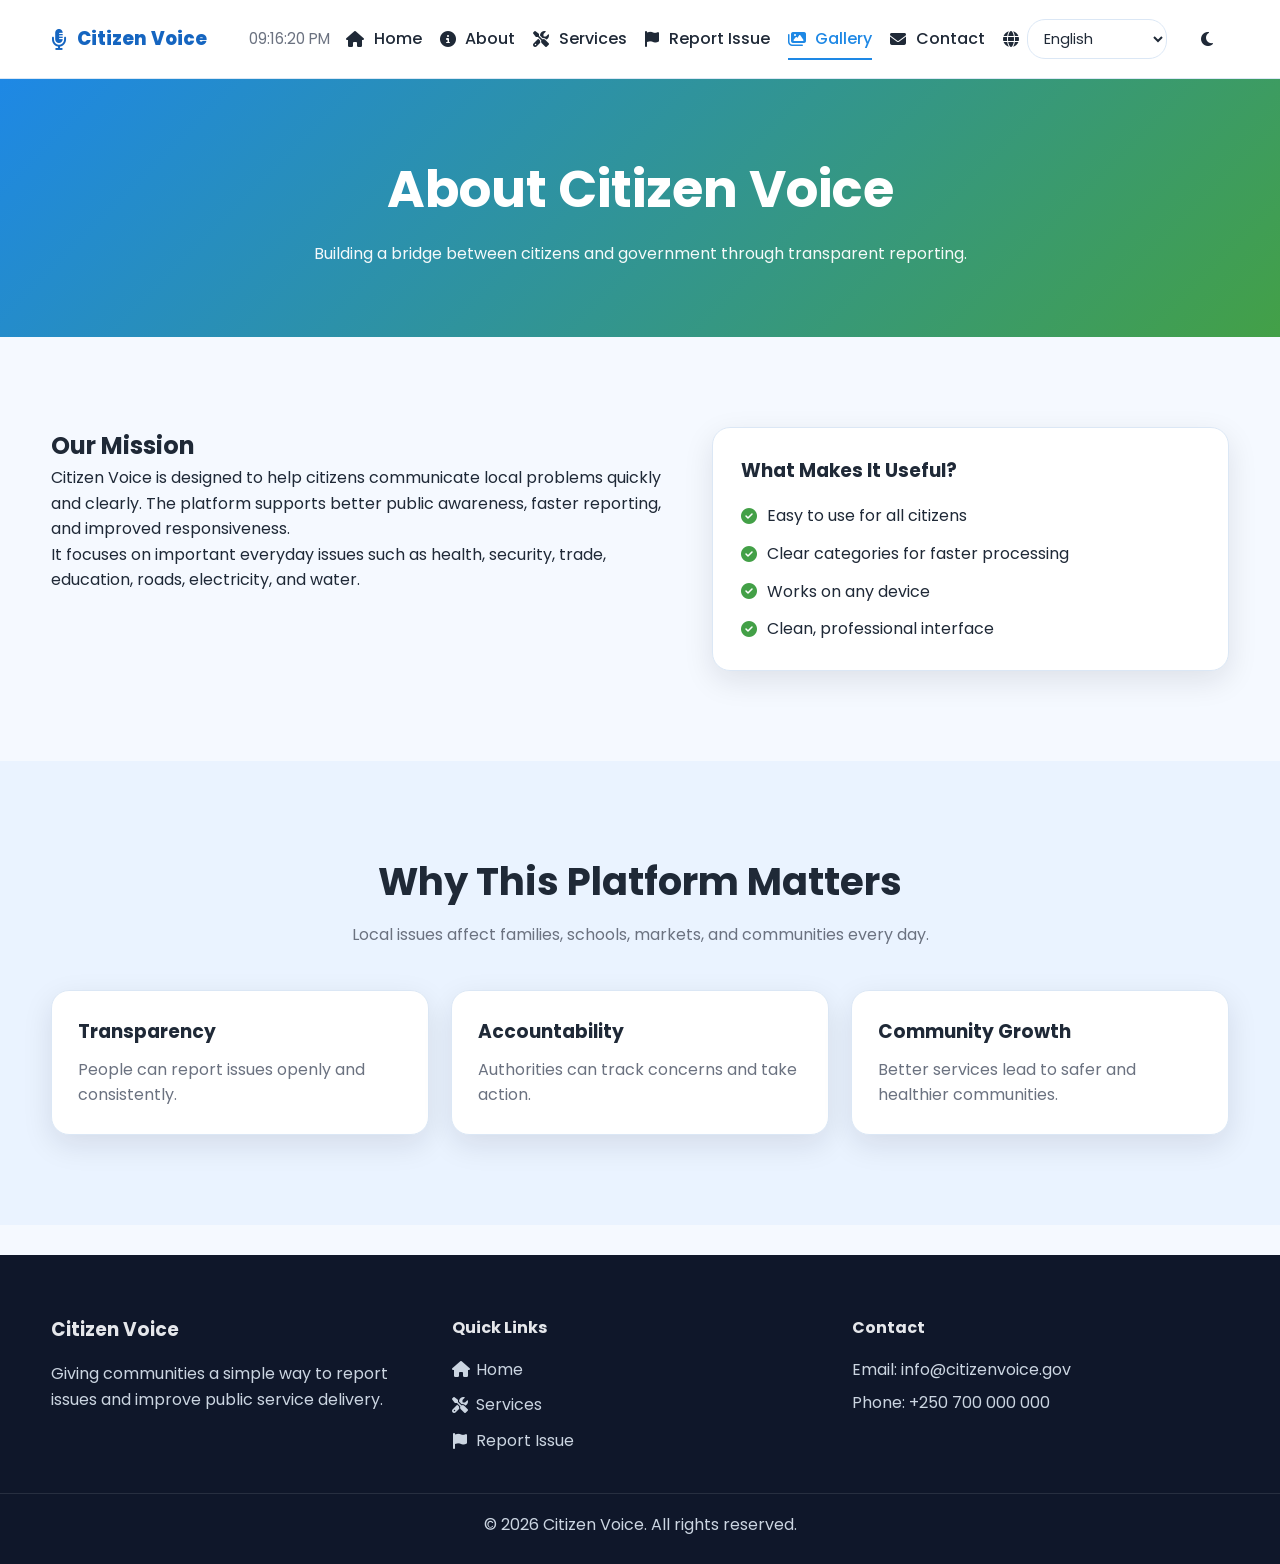
<file: about.html>
<!DOCTYPE html>
<html lang="en">
<head>
  <meta charset="UTF-8" />
  <meta name="viewport" content="width=device-width, initial-scale=1.0" />
  <title data-translate="title.about">Citizen Voice | About</title>
  <link rel="stylesheet" href="style.css" />
  <link rel="preconnect" href="https://fonts.googleapis.com">
  <link rel="preconnect" href="https://fonts.gstatic.com" crossorigin>
  <link href="https://fonts.googleapis.com/css2?family=Poppins:wght@300;400;500;600;700;800&display=swap" rel="stylesheet">
  <link rel="stylesheet" href="https://cdnjs.cloudflare.com/ajax/libs/font-awesome/6.5.0/css/all.min.css">
</head>
<body>
  <header class="header">
    <div class="container nav-container">
      <a href="index.html" class="logo">
        <i class="fa-solid fa-microphone-lines"></i>
        Citizen Voice
      </a>

      <button class="menu-toggle" id="menuToggle" aria-label="Toggle navigation">
        <i class="fa-solid fa-bars"></i>
      </button>
<span class="nav-time" id="navTime"></span>
      <nav class="nav" id="navMenu">
  <a href="index.html" data-translate="nav.home"><i class="fa-solid fa-house"></i> Home</a>
  <a href="about.html" data-translate="nav.about"><i class="fa-solid fa-circle-info"></i> About</a>
  <a href="services.html" data-translate="nav.services"><i class="fa-solid fa-tools"></i> Services</a>
  <a href="report.html" data-translate="nav.report"><i class="fa-solid fa-flag"></i> Report Issue</a>
  <a href="gallery.html" class="active" data-translate="nav.gallery"><i class="fa-solid fa-images"></i> Gallery</a>
  <a href="contact.html" data-translate="nav.contact"><i class="fa-solid fa-envelope"></i> Contact</a>
  <div class="language-selector">
    <i class="fa-solid fa-globe"></i>
    <select id="languageSelect" aria-label="Select language">
      <option value="en">English</option>
      <option value="rw">Kinyarwanda</option>
      <option value="fr">Français</option>
    </select>
  </div>
  <button class="theme-toggle" id="themeToggle" aria-label="Toggle dark mode">
    <i class="fa-solid fa-moon"></i>
  </button>
</nav>
    </div>
  </header>

  <main>
    <section class="page-hero">
      <div class="container fade-in">
        <h1 data-translate="about.title">About Citizen Voice</h1>
        <p data-translate="about.subtitle">Building a bridge between citizens and government through transparent reporting.</p>
      </div>
    </section>

    <section class="section container fade-in">
      <div class="two-column">
        <div>
          <h2 data-translate="about.mission.title">Our Mission</h2>
          <p data-translate="about.mission.p1">
            Citizen Voice is designed to help citizens communicate local problems quickly and clearly.
            The platform supports better public awareness, faster reporting, and improved responsiveness.
          </p>
          <p data-translate="about.mission.p2">
            It focuses on important everyday issues such as health, security, trade, education, roads,
            electricity, and water.
          </p>
        </div>
        <div class="info-box">
          <h3 data-translate="about.useful.title">What Makes It Useful?</h3>
          <ul class="feature-list">
            <li data-translate="about.useful.list1"><i class="fa-solid fa-circle-check"></i> Easy to use for all citizens</li>
            <li data-translate="about.useful.list2"><i class="fa-solid fa-circle-check"></i> Clear categories for faster processing</li>
            <li data-translate="about.useful.list3"><i class="fa-solid fa-circle-check"></i> Works on any device</li>
            <li data-translate="about.useful.list4"><i class="fa-solid fa-circle-check"></i> Clean, professional interface</li>
          </ul>
        </div>
      </div>
    </section>

    <section class="section section-alt">
      <div class="container fade-in">
        <div class="section-title">
          <h2 data-translate="about.why.title">Why This Platform Matters</h2>
          <p data-translate="about.why.subtitle">Local issues affect families, schools, markets, and communities every day.</p>
        </div>
        <div class="cards-grid">
          <div class="card">
            <h3 data-translate="about.why.transparency.title">Transparency</h3>
            <p data-translate="about.why.transparency.desc">People can report issues openly and consistently.</p>
          </div>
          <div class="card">
            <h3 data-translate="about.why.accountability.title">Accountability</h3>
            <p data-translate="about.why.accountability.desc">Authorities can track concerns and take action.</p>
          </div>
          <div class="card">
            <h3 data-translate="about.why.growth.title">Community Growth</h3>
            <p data-translate="about.why.growth.desc">Better services lead to safer and healthier communities.</p>
          </div>
        </div>
      </div>
    </section>
  </main>

  <footer class="footer">
    <div class="container footer-grid">
      <div>
        <h3 data-translate="footer.brand">Citizen Voice</h3>
        <p data-translate="footer.desc">Giving communities a simple way to report issues and improve public service delivery.</p>
      </div>
      <div>
        <h4 data-translate="footer.links.title">Quick Links</h4>
        <a href="index.html" data-translate="footer.links.home"><i class="fa-solid fa-house"></i> Home</a>
        <a href="services.html" data-translate="footer.links.services"><i class="fa-solid fa-tools"></i> Services</a>
        <a href="report.html" data-translate="footer.links.report"><i class="fa-solid fa-flag"></i> Report Issue</a>
      </div>
      <div>
        <h4 data-translate="footer.contact.title">Contact</h4>
        <p data-translate="footer.contact.email">Email: info@citizenvoice.gov</p>
        <p data-translate="footer.contact.phone">Phone: +250 700 000 000</p>
      </div>
    </div>
    <div class="footer-bottom">
      <p data-translate="footer.copyright">&copy; 2026 Citizen Voice. All rights reserved.</p>
    </div>
  </footer>

  <script src="js/script.js"></script>
</body>
</html>
</file>
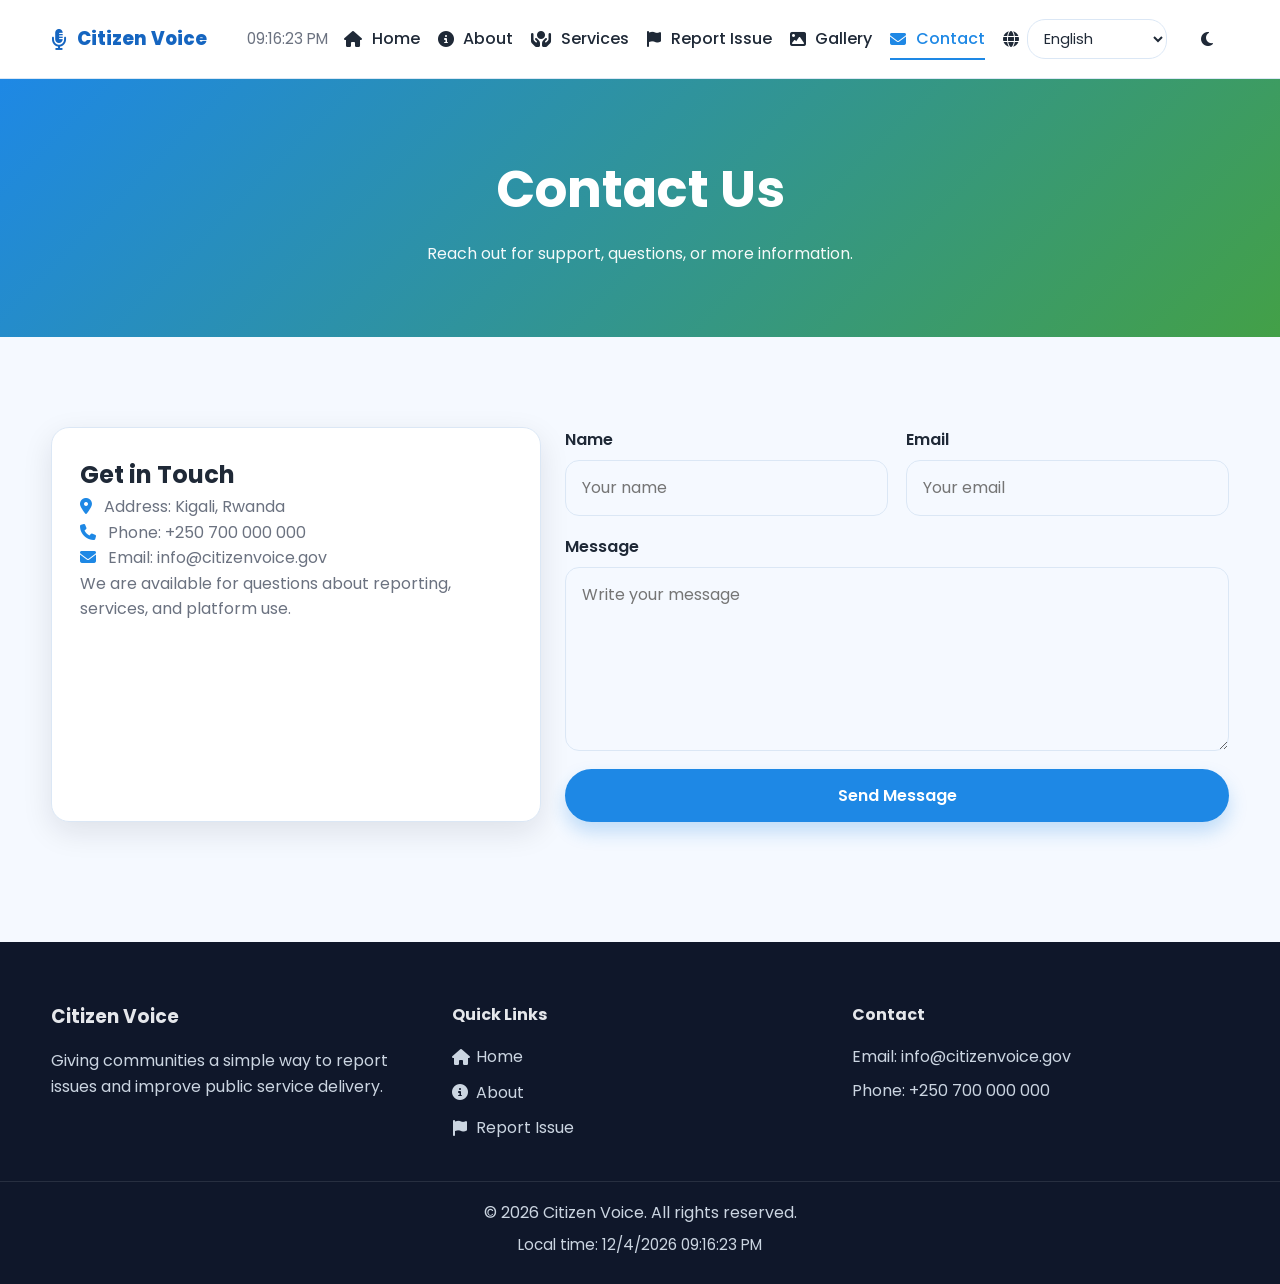
<file: contact.html>
<!DOCTYPE html>
<html lang="en">
<head>
  <meta charset="UTF-8" />
  <meta name="viewport" content="width=device-width, initial-scale=1.0" />
  <title data-translate="title.contact">Citizen Voice | Contact</title>
  <link rel="stylesheet" href="style.css" />
  <link rel="preconnect" href="https://fonts.googleapis.com">
  <link rel="preconnect" href="https://fonts.gstatic.com" crossorigin>
  <link href="https://fonts.googleapis.com/css2?family=Poppins:wght@300;400;500;600;700;800&display=swap" rel="stylesheet">
  <link rel="stylesheet" href="https://cdnjs.cloudflare.com/ajax/libs/font-awesome/6.5.0/css/all.min.css">
</head>
<body>
  <header class="header">
    <div class="container nav-container">
      <a href="index.html" class="logo">
        <i class="fa-solid fa-microphone-lines"></i>
        Citizen Voice
      </a>

      <button class="menu-toggle" id="menuToggle" aria-label="Toggle navigation">
        <i class="fa-solid fa-bars"></i>
      </button>
<span class="nav-time" id="navTime"></span>
      <nav class="nav" id="navMenu">
        <a href="index.html" data-translate="nav.home"><i class="fa-solid fa-house"></i> Home</a>
        <a href="about.html" data-translate="nav.about"><i class="fa-solid fa-circle-info"></i> About</a>
        <a href="services.html" data-translate="nav.services"><i class="fa-solid fa-hands-holding-circle"></i> Services</a>
        <a href="report.html" data-translate="nav.report"><i class="fa-solid fa-flag"></i> Report Issue</a>
        <a href="gallery.html" data-translate="nav.gallery"><i class="fa-solid fa-image"></i> Gallery</a>
        <a href="contact.html" class="active" data-translate="nav.contact"><i class="fa-solid fa-envelope"></i> Contact</a>
        <div class="language-selector">
          <i class="fa-solid fa-globe"></i>
          <select id="languageSelect" aria-label="Select language">
            <option value="en">English</option>
            <option value="rw">Kinyarwanda</option>
            <option value="fr">Français</option>
          </select>
        </div>
        <button class="theme-toggle" id="themeToggle" aria-label="Toggle dark mode">
          <i class="fa-solid fa-moon"></i>
        </button>
      </nav>
    </div>
  </header>

  <main>
    <section class="page-hero">
      <div class="container fade-in">
        <h1 data-translate="contact.title">Contact Us</h1>
        <p data-translate="contact.subtitle">Reach out for support, questions, or more information.</p>
      </div>
    </section>

    <section class="section container fade-in">
      <div class="contact-grid">
        <div class="contact-info">
          <h2 data-translate="contact.info.title">Get in Touch</h2>
          <p data-translate="contact.info.address"><i class="fa-solid fa-location-dot"></i> Address: Kigali, Rwanda</p>
          <p data-translate="contact.info.phone"><i class="fa-solid fa-phone"></i> Phone: +250 700 000 000</p>
          <p data-translate="contact.info.email"><i class="fa-solid fa-envelope"></i> Email: info@citizenvoice.gov</p>
          <p data-translate="contact.info.desc">We are available for questions about reporting, services, and platform use.</p>
        </div>

        <form id="contactForm" class="contact-form" novalidate>
          <div class="form-group">
            <label for="contactName" data-translate="contact.name.label">Name</label>
            <input type="text" id="contactName" name="contactName" placeholder="Your name" data-translate-placeholder="contact.name.placeholder" required />
          </div>

          <div class="form-group">
            <label for="contactEmail" data-translate="contact.email.label">Email</label>
            <input type="email" id="contactEmail" name="contactEmail" placeholder="Your email" data-translate-placeholder="contact.email.placeholder" required />
          </div>

          <div class="form-group full-width">
            <label for="contactMessage" data-translate="contact.message.label">Message</label>
            <textarea id="contactMessage" name="contactMessage" rows="6" placeholder="Write your message" data-translate-placeholder="contact.message.placeholder" minlength="10" required></textarea>
          </div>

          <div class="form-group full-width">
            <button type="submit" class="btn btn-primary" data-translate="contact.sendBtn">Send Message</button>
          </div>
        </form>
      </div>
    </section>
  </main>

  <footer class="footer">
    <div class="container footer-grid">
      <div>
        <h3 data-translate="footer.brand">Citizen Voice</h3>
        <p data-translate="footer.desc">Giving communities a simple way to report issues and improve public service delivery.</p>
      </div>
      <div>
        <h4 data-translate="footer.links.title">Quick Links</h4>
        <a href="index.html" data-translate="footer.links.home"><i class="fa-solid fa-house"></i> Home</a>
        <a href="about.html" data-translate="footer.links.about"><i class="fa-solid fa-circle-info"></i> About</a>
        <a href="report.html" data-translate="footer.links.report"><i class="fa-solid fa-flag"></i> Report Issue</a>
      </div>
      <div>
        <h4 data-translate="footer.contact.title">Contact</h4>
        <p data-translate="footer.contact.email">Email: info@citizenvoice.gov</p>
        <p data-translate="footer.contact.phone">Phone: +250 700 000 000</p>
      </div>
    </div>
    <div class="footer-bottom">
      <p data-translate="footer.copyright">&copy; 2026 Citizen Voice. All rights reserved.</p>
      <p id="realTime" class="real-time"></p>
    </div>
  </footer>

  <script src="js/script.js"></script>
</body>
</html>
</file>
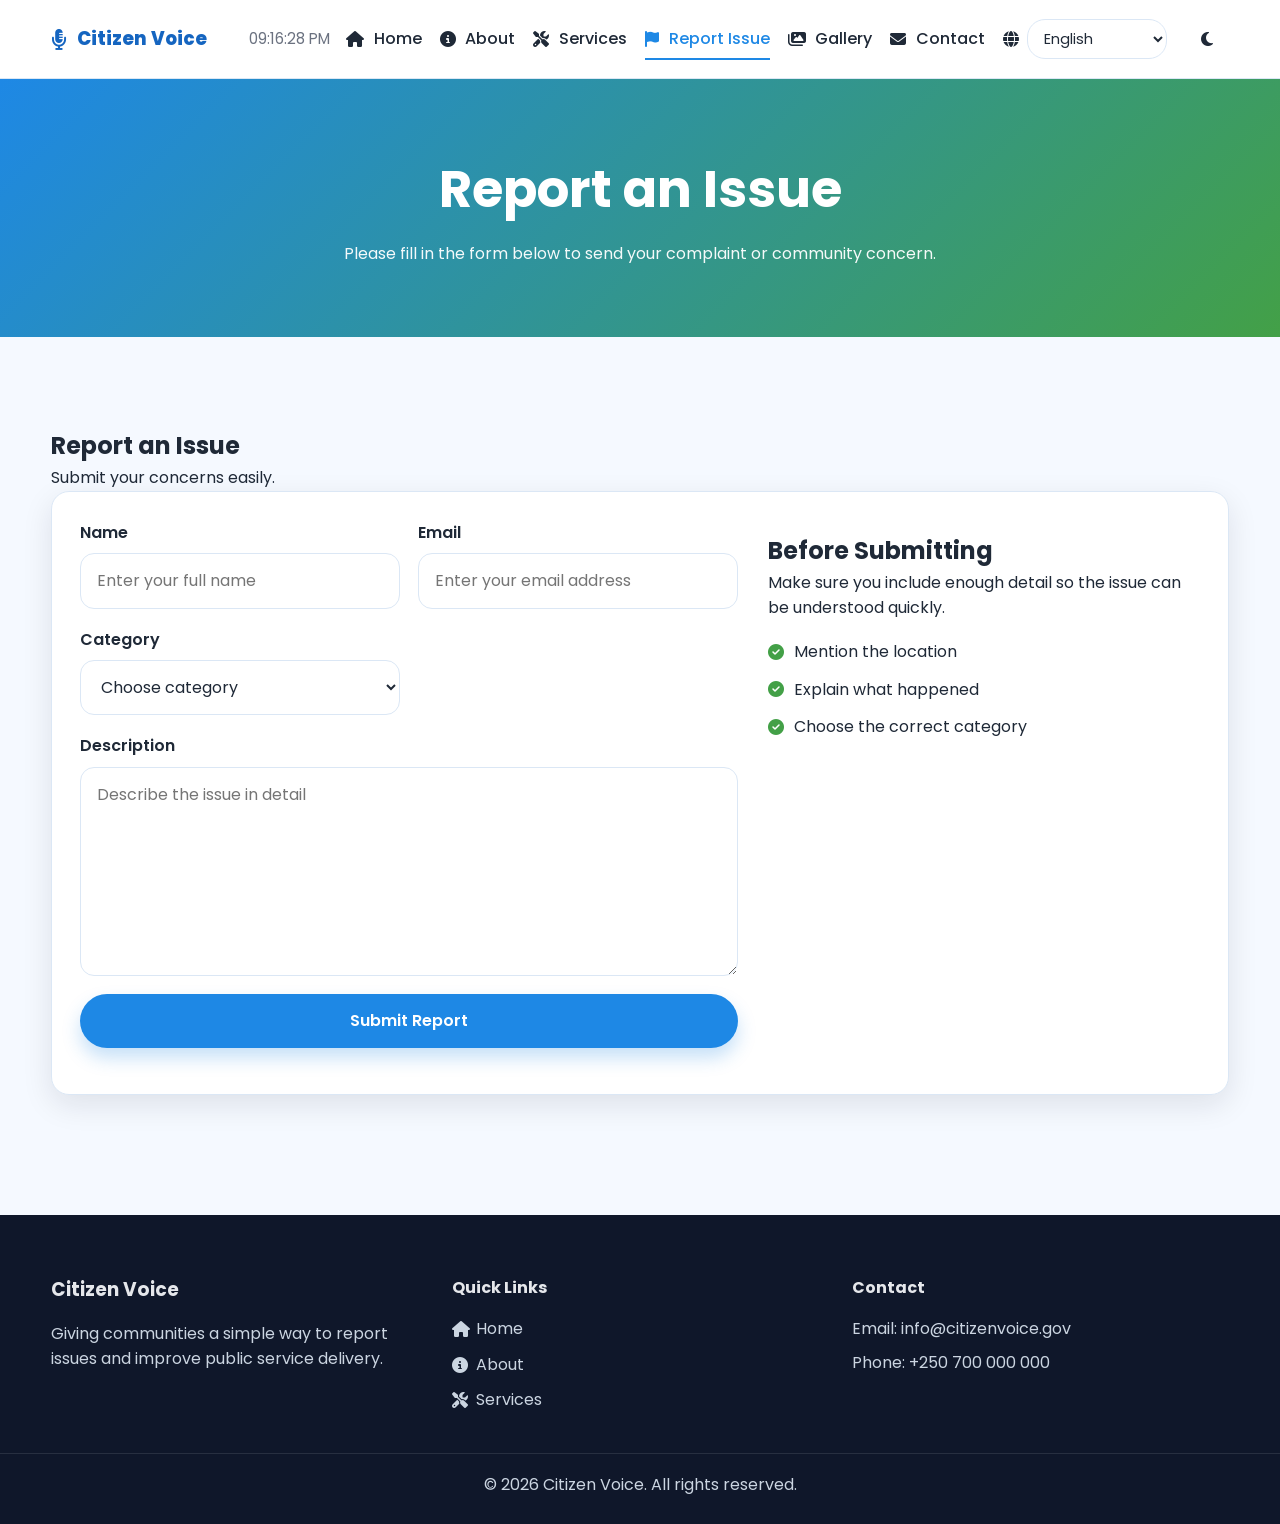
<file: report.html>
<!DOCTYPE html>
<html lang="en">
<head>
  <meta charset="UTF-8" />
  <meta name="viewport" content="width=device-width, initial-scale=1.0" />
  <title data-translate="title.report">Citizen Voice | Report Issue</title>
  <link rel="stylesheet" href="style.css" />
  <link rel="preconnect" href="https://fonts.googleapis.com">
  <link rel="preconnect" href="https://fonts.gstatic.com" crossorigin>
  <link href="https://fonts.googleapis.com/css2?family=Poppins:wght@300;400;500;600;700;800&display=swap" rel="stylesheet">
  <link rel="stylesheet" href="https://cdnjs.cloudflare.com/ajax/libs/font-awesome/6.5.0/css/all.min.css">
</head>
<body>
  <header class="header">
    <div class="container nav-container">
      <a href="index.html" class="logo">
        <i class="fa-solid fa-microphone-lines"></i>
        Citizen Voice
      </a>

      <button class="menu-toggle" id="menuToggle" aria-label="Toggle navigation">
        <i class="fa-solid fa-bars"></i>
      </button>
<span class="nav-time" id="navTime"></span>
      <nav class="nav" id="navMenu">
  <a href="index.html" data-translate="nav.home"><i class="fa-solid fa-house"></i> Home</a>
  <a href="about.html" data-translate="nav.about"><i class="fa-solid fa-circle-info"></i> About</a>
  <a href="services.html" data-translate="nav.services"><i class="fa-solid fa-tools"></i> Services</a>
  <a href="report.html" class="active" data-translate="nav.report"><i class="fa-solid fa-flag"></i> Report Issue</a>
  <a href="gallery.html" data-translate="nav.gallery"><i class="fa-solid fa-images"></i> Gallery</a>
  <a href="contact.html" data-translate="nav.contact"><i class="fa-solid fa-envelope"></i> Contact</a>
  <div class="language-selector">
    <i class="fa-solid fa-globe"></i>
    <select id="languageSelect" aria-label="Select language">
      <option value="en">English</option>
      <option value="rw">Kinyarwanda</option>
      <option value="fr">Français</option>
    </select>
  </div>
  <button class="theme-toggle" id="themeToggle" aria-label="Toggle dark mode">
    <i class="fa-solid fa-moon"></i>
  </button>
</nav>
    </div>
  </header>

  <main>
    <section class="page-hero">
      <div class="container fade-in">
        <h1 data-translate="report.title">Report an Issue</h1>
        <p data-translate="report.subtitle">Please fill in the form below to send your complaint or community concern.</p>
      </div>
    </section>

    <section class="section container fade-in">
      <h2 data-translate="report.section.title">Report an Issue</h2>
      <p data-translate="report.section.desc">Submit your concerns easily.</p>
      <div class="form-wrapper">
        <form id="reportForm" class="report-form" novalidate>
          <div class="form-group">
            <label for="name" data-translate="report.name.label">Name</label>
            <input type="text" id="name" name="name" placeholder="Enter your full name" data-translate-placeholder="report.name.placeholder" required />
          </div>

          <div class="form-group">
            <label for="email" data-translate="report.email.label">Email</label>
            <input type="email" id="email" name="email" placeholder="Enter your email address" data-translate-placeholder="report.email.placeholder" required />
          </div>

          <div class="form-group">
            <label for="category" data-translate="report.category.label">Category</label>
            <select id="category" name="category" required>
              <option value="" data-translate="report.category.option.choose">Choose category</option>
              <option value="Health" data-translate="report.category.option.health">Health</option>
              <option value="Security" data-translate="report.category.option.security">Security</option>
              <option value="Trade" data-translate="report.category.option.trade">Trade</option>
              <option value="Education" data-translate="report.category.option.education">Education</option>
              <option value="Other" data-translate="report.category.option.other">Other</option>
            </select>
          </div>

          <div class="form-group full-width">
            <label for="description" data-translate="report.description.label">Description</label>
            <textarea id="description" name="description" rows="7" placeholder="Describe the issue in detail" data-translate-placeholder="report.description.placeholder" minlength="10" required></textarea>
          </div>

          <div class="form-group full-width">
            <button type="submit" class="btn btn-primary" data-translate="report.submitBtn">Submit Report</button>
          </div>

          <p class="form-message" id="formMessage"></p>
        </form>

        <div class="form-side">
          <h2 data-translate="report.before.title">Before Submitting</h2>
          <p data-translate="report.before.desc">Make sure you include enough detail so the issue can be understood quickly.</p>
          <ul class="feature-list">
            <li data-translate="report.before.list1"><i class="fa-solid fa-circle-check"></i> Mention the location</li>
            <li data-translate="report.before.list2"><i class="fa-solid fa-circle-check"></i> Explain what happened</li>
            <li data-translate="report.before.list3"><i class="fa-solid fa-circle-check"></i> Choose the correct category</li>
          </ul>
        </div>
      </div>
    </section>
  </main>

  <div class="modal" id="successModal" aria-hidden="true">
    <div class="modal-content">
      <i class="fa-solid fa-circle-check modal-icon"></i>
      <h3 data-translate="report.modal.title">Report Submitted Successfully</h3>
      <p data-translate="report.modal.desc">Thank you for helping improve your community. Your issue has been received.</p>
      <button class="btn btn-primary" id="closeModal" data-translate="report.modal.close">Close</button>
    </div>
  </div>

  <footer class="footer">
    <div class="container footer-grid">
      <div>
        <h3 data-translate="footer.brand">Citizen Voice</h3>
        <p data-translate="footer.desc">Giving communities a simple way to report issues and improve public service delivery.</p>
      </div>
      <div>
        <h4 data-translate="footer.links.title">Quick Links</h4>
        <a href="index.html" data-translate="footer.links.home"><i class="fa-solid fa-house"></i> Home</a>
        <a href="about.html" data-translate="footer.links.about"><i class="fa-solid fa-circle-info"></i> About</a>
        <a href="services.html" data-translate="footer.links.services"><i class="fa-solid fa-tools"></i> Services</a>
      </div>
      <div>
        <h4 data-translate="footer.contact.title">Contact</h4>
        <p data-translate="footer.contact.email">Email: info@citizenvoice.gov</p>
        <p data-translate="footer.contact.phone">Phone: +250 700 000 000</p>
      </div>
    </div>
    <div class="footer-bottom">
      <p data-translate="footer.copyright">&copy; 2026 Citizen Voice. All rights reserved.</p>
    </div>
  </footer>

  <script src="js/script.js"></script>
</body>
</html>
</file>
<file: style.css>
/* =========================
   Citizen Voice - Main CSS
   ========================= */

/* Root variables */
:root {
  --primary: #1e88e5;
  --primary-dark: #1565c0;
  --secondary: #43a047;
  --light: #ffffff;
  --bg: #f5f9ff;
  --bg-alt: #eaf3ff;
  --text: #1f2937;
  --muted: #6b7280;
  --border: #dbe7f5;
  --shadow: 0 10px 30px rgba(15, 23, 42, 0.10);
  --radius: 18px;
  --transition: 0.3s ease;
}

/* Dark mode */
body.dark-mode {
  --light: #0f172a;
  --bg: #111827;
  --bg-alt: #1f2937;
  --text: #e5e7eb;
  --muted: #9ca3af;
  --border: #334155;
  --shadow: 0 12px 28px rgba(0, 0, 0, 0.35);
  background: var(--bg);
  color: var(--text);
}

/* Reset */
* {
  margin: 0;
  padding: 0;
  box-sizing: border-box;
}

html {
  scroll-behavior: smooth;
}

body {
  font-family: 'Poppins', sans-serif;
  line-height: 1.6;
  background: var(--bg);
  color: var(--text);
  transition: background var(--transition), color var(--transition);
}

img {
  max-width: 100%;
  display: block;
}

a {
  text-decoration: none;
  color: inherit;
}

button,
input,
select,
textarea {
  font: inherit;
}

.container {
  width: min(1180px, 92%);
  margin: auto;
}

/* Header & nav */
.header {
  position: sticky;
  top: 0;
  z-index: 1000;
  background: rgba(255,255,255,0.92);
  backdrop-filter: blur(10px);
  border-bottom: 1px solid var(--border);
}

body.dark-mode .header {
  background: rgba(15, 23, 42, 0.92);
}

.nav-container {
  min-height: 78px;
  display: flex;
  align-items: center;
  justify-content: space-between;
  gap: 16px;
}

.logo {
  display: flex;
  align-items: center;
  gap: 10px;
  font-weight: 800;
  color: var(--primary-dark);
  font-size: 1.15rem;
}

.logo i {
  font-size: 1.3rem;
}

.nav {
  display: flex;
  align-items: center;
  gap: 18px;
}

.nav a {
  display: inline-flex;
  align-items: center;
  gap: 0.6rem;
  position: relative;
  font-weight: 500;
  color: var(--text);
  padding: 6px 0;
  transition: color var(--transition);
}

.nav a::after {
  content: "";
  position: absolute;
  left: 0;
  bottom: -2px;
  height: 2px;
  width: 0;
  background: var(--primary);
  transition: width var(--transition);
}

.nav a:hover,
.nav a.active {
  color: var(--primary);
}

.nav a:hover::after,
.nav a.active::after {
  width: 100%;
}

.menu-toggle {
  display: none;
}

.theme-toggle {
  display: inline-flex;
  align-items: center;
  justify-content: center;
  width: 44px;
  height: 44px;
  border: none;
  border-radius: 999px;
  background: transparent;
  color: var(--text);
  cursor: pointer;
  transition: background var(--transition), color var(--transition);
}

.theme-toggle:hover {
  background: rgba(30, 136, 229, 0.08);
}

.language-selector select {
  padding: 8px 12px;
  border: 1px solid var(--border);
  border-radius: var(--radius);
  background: var(--light);
  color: var(--text);
  font-size: 0.9rem;
  cursor: pointer;
  transition: border-color var(--transition), background var(--transition);
}

.language-selector select:hover,
.language-selector select:focus {
  border-color: var(--primary);
  outline: none;
}

.language-selector {
  display: flex;
  align-items: center;
  gap: 8px;
}

.language-selector i {
  color: var(--text);
  font-size: 1rem;
  transition: color var(--transition);
}

.language-selector:hover i {
  color: var(--primary);
}

/* Hero */
.hero {
  position: relative;
  min-height: 80vh;
  display: flex;
  align-items: center;
  overflow: hidden;
  background: #111;
}

.hero-slider {
  position: absolute;
  inset: 0;
  z-index: 1;
}

.hero-slide {
  position: absolute;
  inset: 0;
  background-size: cover;
  background-position: center;
  background-repeat: no-repeat;
  opacity: 0;
  transform: translateX(100%);
  transition: transform 0.85s ease-in-out, opacity 0.85s ease-in-out;
  will-change: transform, opacity;
  z-index: 1;
}

.hero-slide.active {
  opacity: 1;
  transform: translateX(0);
  z-index: 2;
}

.hero-slide.prev {
  opacity: 0;
  transform: translateX(-100%);
  z-index: 1;
}

.hero-overlay {
  position: absolute;
  inset: 0;
  background: linear-gradient(180deg, rgba(0, 0, 0, 0.28), rgba(0, 0, 0, 0.65));
  z-index: 1;
}

.hero-content {
  position: relative;
  z-index: 3;
  text-align: center;
  color: #fff;
  padding: 100px 0;
}

.greeting {
  display: inline-block;
  background: rgba(255,255,255,0.15);
  padding: 8px 16px;
  border-radius: 999px;
  margin-bottom: 18px;
  font-weight: 500;
}

.hero h1 {
  font-size: clamp(2.6rem, 6vw, 5rem);
  line-height: 1.05;
  margin-bottom: 18px;
}

.hero-text {
  max-width: 760px;
  margin: 0 auto 28px;
  font-size: 1.08rem;
  opacity: 0.96;
}

.hero-actions {
  display: flex;
  justify-content: center;
  gap: 14px;
  flex-wrap: wrap;
}

/* Hero images (e.g., in page-hero sections) - full-width, responsive, with cover fit */
/* .hero-image { ... } */
/* .about-image, .services-image, .report-image { ... } */

/* Keep hero slider styles (for index.html) */
.hero-slider {
  position: absolute;
  inset: 0;
}

.hero-slide {
  position: absolute;
  inset: 0;
  width: 100%;
  height: 100%;
  background-size: cover;
  background-position: center;
  background-repeat: no-repeat;
  opacity: 0;
  transition: opacity 1s ease;
}

.hero-slide.active {
  opacity: 1;
}

/* Keep gallery styles (for gallery.html) */
.gallery-grid {
  display: grid;
  grid-template-columns: repeat(3, 1fr);
  gap: 18px;
}

.gallery-item {
  overflow: hidden;
  border-radius: var(--radius);
  box-shadow: var(--shadow);
  transform: translateX(-40px);
  opacity: 0;
  animation: slideInRight 0.8s ease forwards;
  animation-delay: var(--delay, 0s);
}

@keyframes slideInRight {
  from {
    transform: translateX(-40px);
    opacity: 0;
  }
  to {
    transform: translateX(0);
    opacity: 1;
  }
}

.gallery-item img {
  width: 100%;
  height: 100%;
  aspect-ratio: 4 / 3;
  object-fit: cover;
  transition: transform 0.4s ease;
}

.gallery-item:hover img {
  transform: scale(1.05);
}

@keyframes slideIn {
  from {
    transform: translateX(-40px);
    opacity: 0;
  }
  to {
    transform: translateX(0);
    opacity: 1;
  }
}

.real-time {
  font-size: 0.95rem;
  color: var(--muted);
  margin-top: 0.5rem;
}

/* Section images (e.g., in about.html, services.html, report.html) - inline, responsive */
.about-image, .services-image, .report-image {
  width: 100%;
  max-width: 600px; /* Fits within container */
  height: auto;
  object-fit: cover;
  border-radius: 8px;
  margin-bottom: 20px; /* Spacing for text below */
  box-shadow: 0 2px 4px rgba(0, 0, 0, 0.1);
} */

/* Gallery images (e.g., in gallery.html) - grid-friendly, square-ish for uniformity */
.gallery-grid img {
  width: 100%;
  height: 250px; /* Fixed height for grid consistency */
  object-fit: cover;
  border-radius: 8px;
  transition: transform 0.3s ease; /* Adds hover effect matching fade-in */
}

.gallery-grid img:hover {
  transform: scale(1.05); /* Subtle zoom on hover */
}

/* Section styles */
.section {
  padding: 90px 0;
}

.section-alt {
  background: var(--bg-alt);
}

.section-title {
  text-align: center;
  margin-bottom: 42px;
}

.section-title h2 {
  font-size: clamp(1.7rem, 3vw, 2.6rem);
  margin-bottom: 10px;
}

.section-title p {
  color: var(--muted);
}

.cards-grid,
.services-grid {
  display: grid;
  grid-template-columns: repeat(3, 1fr);
  gap: 22px;
}

.card,
.service-card,
.info-box,
.step,
.contact-info,
.form-wrapper {
  background: var(--light);
  border: 1px solid var(--border);
  border-radius: var(--radius);
  box-shadow: var(--shadow);
}

.card,
.service-card,
.step {
  padding: 26px;
  transition: transform var(--transition), box-shadow var(--transition);
}

.card:hover,
.service-card:hover,
.step:hover {
  transform: translateY(-6px);
}

.card-icon,
.service-card i {
  color: var(--primary);
  font-size: 2rem;
  margin-bottom: 14px;
}

.card h3,
.service-card h3,
.step h3 {
  margin-bottom: 10px;
}

.card p,
.service-card p,
.step p,
.feature-text p,
.info-box p,
.contact-info p {
  color: var(--muted);
}

/* Buttons */
.btn {
  display: inline-flex;
  align-items: center;
  justify-content: center;
  gap: 10px;
  border: none;
  border-radius: 999px;
  padding: 14px 24px;
  font-weight: 600;
  cursor: pointer;
  transition: transform var(--transition), background var(--transition), color var(--transition), box-shadow var(--transition);
}

.btn:hover {
  transform: translateY(-2px);
}

.btn-primary {
  background: var(--primary);
  color: white;
  box-shadow: 0 10px 18px rgba(30, 136, 229, 0.25);
}

.btn-primary:hover {
  background: var(--primary-dark);
}

.btn-secondary {
  background: transparent;
  color: #fff;
  border: 2px solid rgba(255,255,255,0.8);
}

.btn-secondary:hover {
  background: #fff;
  color: var(--primary-dark);
}

/* Feature area */
.feature-wrap {
  display: grid;
  grid-template-columns: 1.1fr 0.9fr;
  gap: 30px;
  align-items: center;
}

.feature-wrap.reverse {
  grid-template-columns: 0.9fr 1.1fr;
}

.feature-text h2,
.feature-text h3 {
  margin-bottom: 14px;
}

.feature-image img {
  border-radius: var(--radius);
  box-shadow: var(--shadow);
}

.feature-list {
  list-style: none;
  margin-top: 18px;
  display: grid;
  gap: 12px;
}

.feature-list li {
  display: flex;
  align-items: center;
  gap: 10px;
  color: var(--text);
}

.feature-list i {
  color: var(--secondary);
}

/* Steps */
.steps-grid {
  display: grid;
  grid-template-columns: repeat(3, 1fr);
  gap: 22px;
}

.step span {
  width: 46px;
  height: 46px;
  display: inline-grid;
  place-items: center;
  border-radius: 50%;
  background: var(--bg-alt);
  color: var(--primary-dark);
  font-weight: 700;
  margin-bottom: 18px;
}

/* Page hero */
.page-hero {
  padding: 70px 0;
  background: linear-gradient(135deg, var(--primary), var(--secondary));
  color: white;
  text-align: center;
}

.page-hero h1 {
  font-size: clamp(2.1rem, 4vw, 3.5rem);
  margin-bottom: 10px;
}

.page-hero p {
  max-width: 720px;
  margin: 0 auto;
  opacity: 0.95;
}

/* Two column */
.two-column {
  display: grid;
  grid-template-columns: 1.1fr 0.9fr;
  gap: 30px;
  align-items: start;
}

.info-box {
  padding: 28px;
}

/* Forms */
.form-wrapper {
  display: grid;
  grid-template-columns: 1.2fr 0.8fr;
  gap: 24px;
  padding: 28px;
}

.report-form,
.contact-form {
  display: grid;
  grid-template-columns: repeat(2, 1fr);
  gap: 18px;
}

.form-group {
  display: flex;
  flex-direction: column;
  gap: 8px;
}

.full-width {
  grid-column: 1 / -1;
}

label {
  font-weight: 600;
}

input,
select,
textarea {
  width: 100%;
  border: 1px solid var(--border);
  background: transparent;
  color: var(--text);
  border-radius: 14px;
  padding: 14px 16px;
  outline: none;
  transition: border-color var(--transition), box-shadow var(--transition), transform var(--transition);
}

input:focus,
select:focus,
textarea:focus {
  border-color: var(--primary);
  box-shadow: 0 0 0 4px rgba(30, 136, 229, 0.12);
}

textarea {
  resize: vertical;
  min-height: 150px;
}

.form-message {
  grid-column: 1 / -1;
  font-weight: 600;
  color: var(--secondary);
}

.form-side {
  padding: 12px 6px;
}

/* Gallery */
.gallery-grid {
  display: grid;
  grid-template-columns: repeat(3, 1fr);
  gap: 18px;
}

.gallery-item {
  overflow: hidden;
  border-radius: var(--radius);
  box-shadow: var(--shadow);
}

.gallery-item img {
  width: 100%;
  height: 100%;
  aspect-ratio: 3 / 2;
  object-fit: cover;
  transition: transform 0.4s ease, opacity 0.4s ease;
}

.gallery-item:hover img {
  transform: scale(1.08);
  opacity: 0.92;
}

/* Contact */
.contact-grid {
  display: grid;
  grid-template-columns: 0.85fr 1.15fr;
  gap: 24px;
}

.contact-info {
  padding: 28px;
}

.contact-info i {
  color: var(--primary);
  margin-right: 8px;
}

/* Footer */
.footer {
  background: #0f172a;
  color: #e5e7eb;
  margin-top: 30px;
}

.footer-grid {
  padding: 60px 0 30px;
  display: grid;
  grid-template-columns: repeat(3, 1fr);
  gap: 24px;
}

.footer h3,
.footer h4 {
  margin-bottom: 16px;
}

.footer a {
  display: flex;
  align-items: center;
  color: #cbd5e1;
  margin-bottom: 10px;
  transition: color var(--transition);
}

.footer a i {
  margin-right: 8px;
  width: 16px;
  text-align: center;
}

.footer a:hover {
  color: #fff;
}

.footer p {
  color: #cbd5e1;
  margin-bottom: 8px;
}

.footer-bottom {
  border-top: 1px solid rgba(255,255,255,0.1);
  text-align: center;
  padding: 18px 0;
  color: #cbd5e1;
}

/* Modal */
.modal {
  position: fixed;
  inset: 0;
  background: rgba(15, 23, 42, 0.62);
  display: none;
  place-items: center;
  z-index: 2000;
  padding: 20px;
}

.modal.show {
  display: grid;
}

.modal-content {
  width: min(460px, 100%);
  text-align: center;
  background: var(--light);
  color: var(--text);
  border-radius: var(--radius);
  padding: 32px;
  box-shadow: var(--shadow);
}

.modal-icon {
  font-size: 3rem;
  color: var(--secondary);
  margin-bottom: 16px;
}

.modal-content h3 {
  margin-bottom: 10px;
}

.modal-content p {
  color: var(--muted);
  margin-bottom: 20px;
}

/* Animation */
.fade-in {
  animation: fadeUp 0.8s ease both;
}

@keyframes fadeUp {
  from {
    opacity: 0;
    transform: translateY(18px);
  }
  to {
    opacity: 1;
    transform: translateY(0);
  }
}

/* Responsive */
@media (max-width: 992px) {
  .cards-grid,
  .services-grid,
  .steps-grid,
  .gallery-grid,
  .footer-grid,
  .feature-wrap,
  .feature-wrap.reverse,
  .two-column,
  .form-wrapper,
  .contact-grid {
    grid-template-columns: 1fr 1fr;
  }

  .hero {
    min-height: 78vh;
  }
}

@media (max-width: 768px) {
  .menu-toggle,
  .theme-toggle {
    display: inline-flex;
    align-items: center;
    justify-content: center;
    width: 44px;
    height: 44px;
    border-radius: 50%;
    background: var(--bg-alt);
  }

  .nav {
    position: absolute;
    top: 78px;
    left: 0;
    right: 0;
    flex-direction: column;
    align-items: flex-start;
    gap: 0;
    background: var(--light);
    border-bottom: 1px solid var(--border);
    box-shadow: var(--shadow);
    padding: 12px 0;
    max-height: 0;
    overflow: hidden;
    transition: max-height 0.35s ease;
  }

  .nav.open {
    max-height: 420px;
  }

  .nav a,
  .nav button {
    width: 100%;
    padding: 14px 24px;
  }

  .nav a::after {
    display: none;
  }

  .nav a:hover {
    background: var(--bg-alt);
  }

  .cards-grid,
  .services-grid,
  .steps-grid,
  .gallery-grid,
  .footer-grid,
  .feature-wrap,
  .feature-wrap.reverse,
  .two-column,
  .form-wrapper,
  .contact-grid,
  .report-form,
  .contact-form {
    grid-template-columns: 1fr;
  }

  .hero-content {
    padding: 80px 0;
  }

  .section {
    padding: 70px 0;
  }
}

@media (max-width: 480px) {
  .btn {
    width: 100%;
  }

  .hero-actions {
    flex-direction: column;
    width: 100%;
  }

  .hero-actions .btn {
    width: 100%;
  }

  .container {
    width: min(1180px, 94%);
  }
}

.nav-time {
  margin-left: auto;
  color: var(--muted);
  font-size: 0.95rem;
  white-space: nowrap;
}

@media (max-width: 768px) {
  .nav-time {
    margin: 0 1rem;
  }
}
</file>
